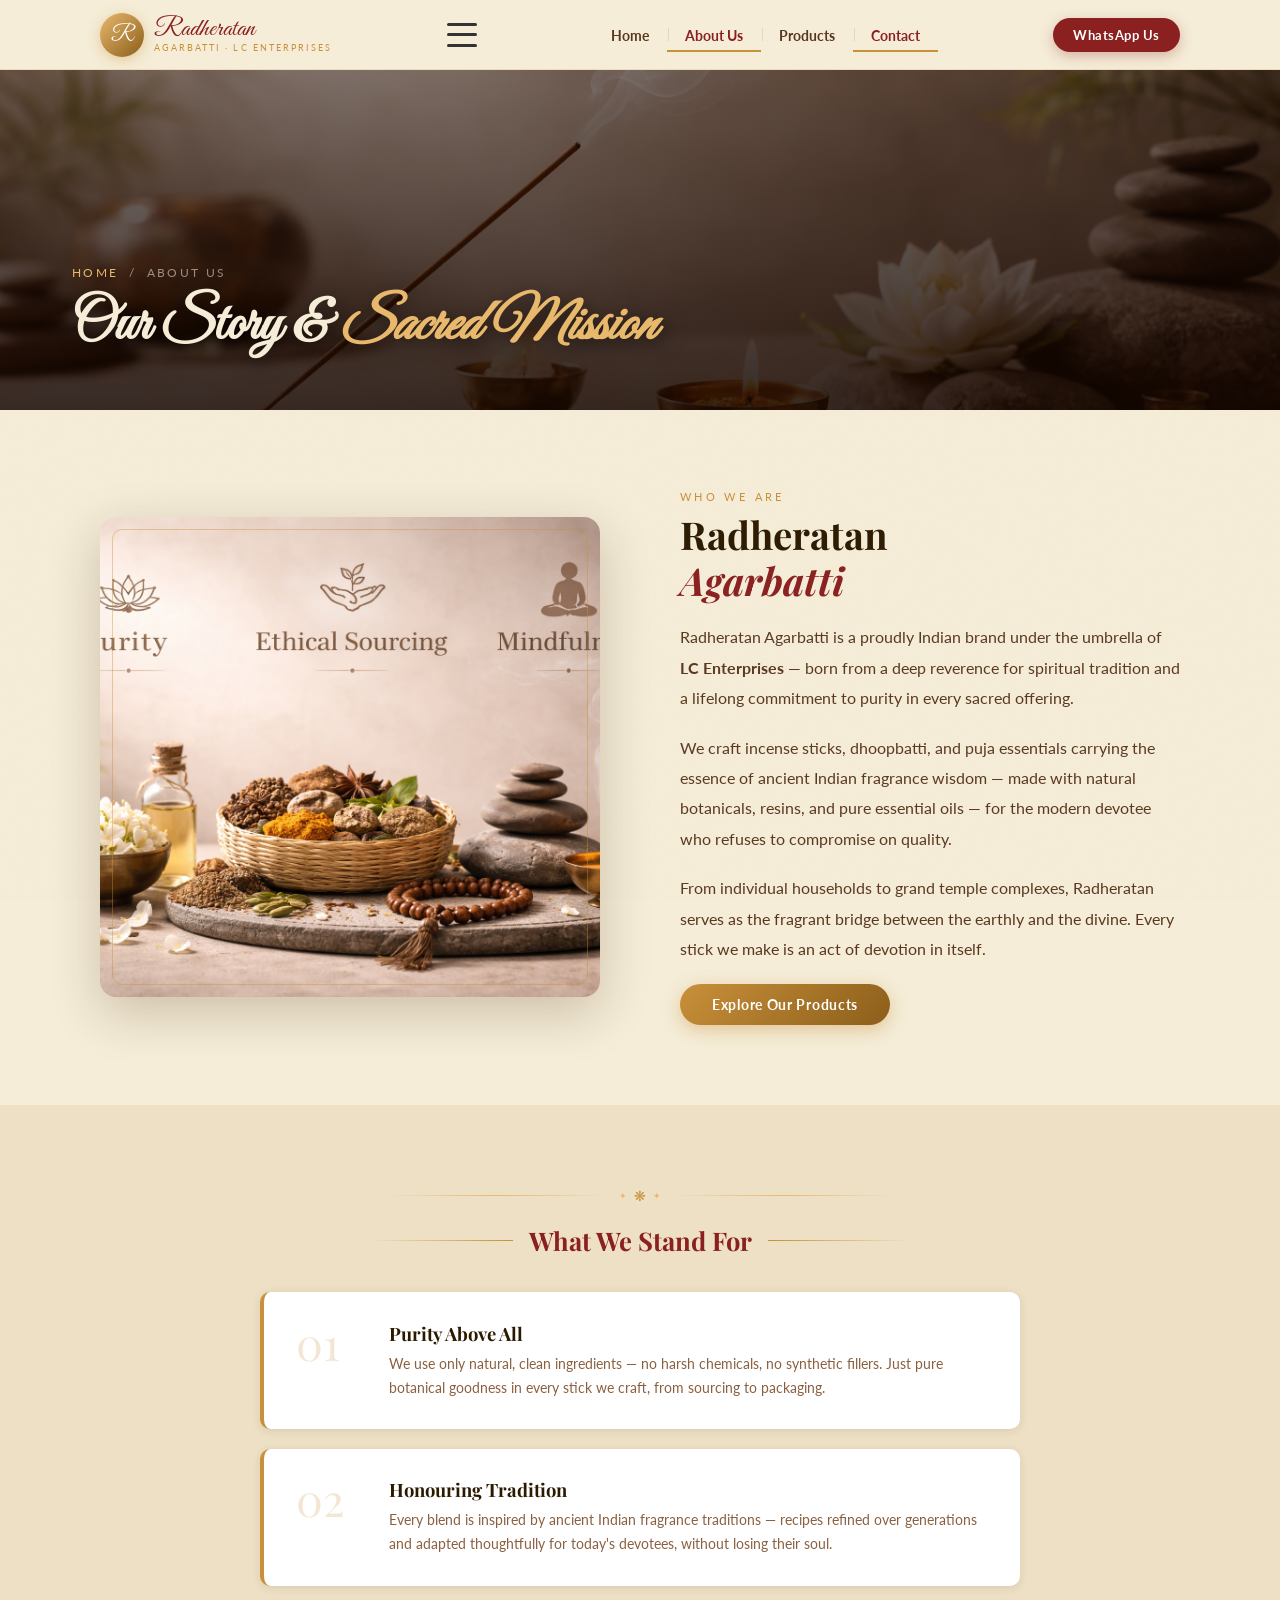
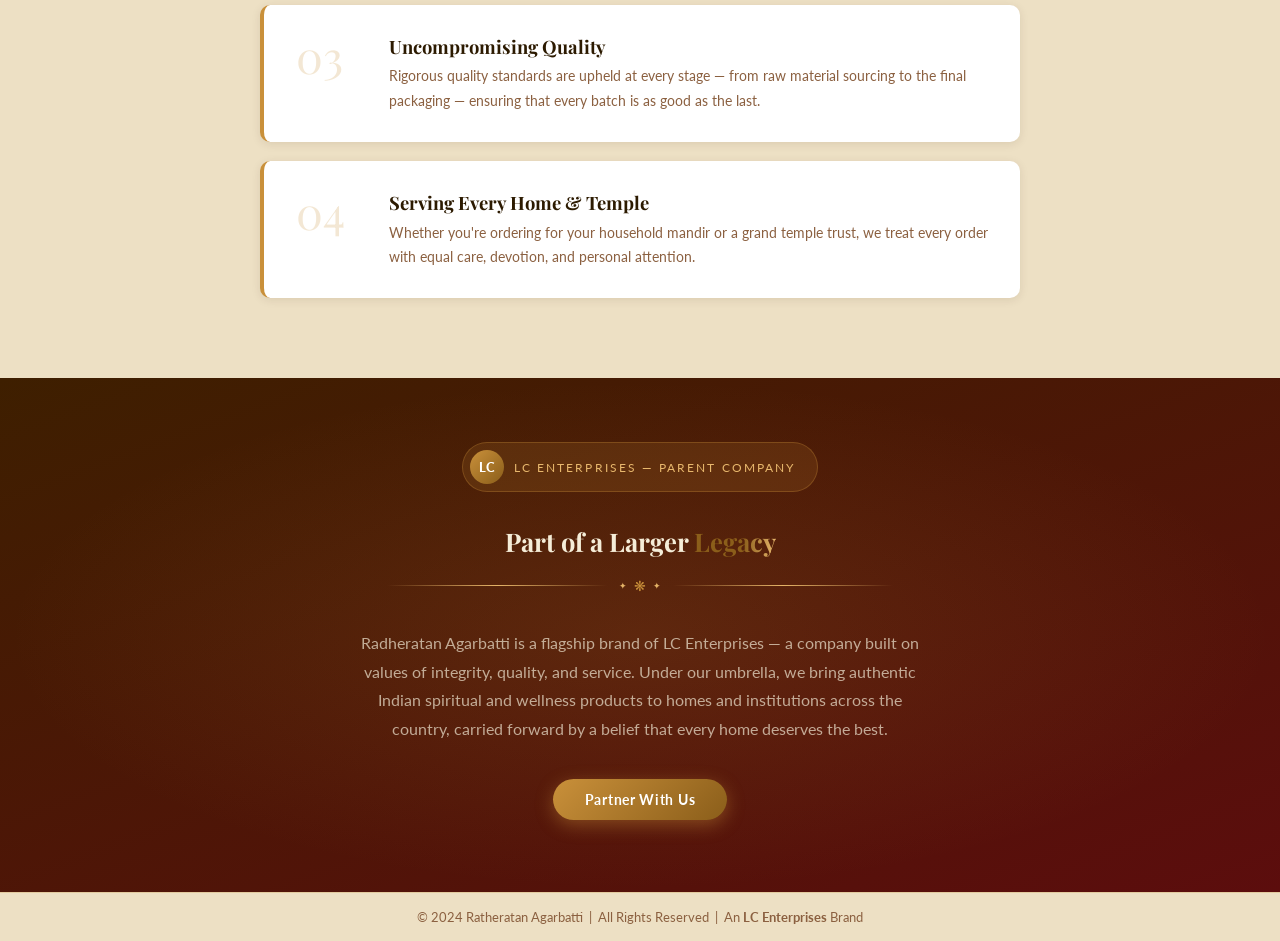
<file: about.html>
<!DOCTYPE html>
<html lang="en">
<head>
  <meta charset="UTF-8" />
  <meta name="viewport" content="width=device-width, initial-scale=1.0" />
  <title>About Us — Radheratan Agarbatti | LC Enterprises</title>
  <link rel="stylesheet" href="css/style.css" />
</head>
<body>

<!-- NAVBAR -->
<nav class="navbar" id="navbar">
  <div class="nav-inner">
    <a href="index.html" class="logo">
      <div class="logo-mark">R</div>
      <div class="logo-text">
        <span class="logo-name">Radheratan</span>
        <span class="logo-sub">Agarbatti · LC Enterprises</span>
      </div>
    </a>

    <button class="menu-toggle" id="menu-toggle" aria-label="Open Menu">
      <span class="hamburger-bar"></span>
      <span class="hamburger-bar"></span>
      <span class="hamburger-bar"></span>
    </button>

    <ul class="nav-links" id="nav-links">
      <li><a href="index.html">Home</a></li>
      <li><a href="about.html">About Us</a></li>
      <li><a href="catalog.html">Products</a></li>
      <li><a href="contact.html" class="active">Contact</a></li>
    </ul>

    <a href="https://wa.me/919929933399" class="btn-wa-nav" target="_blank">
       WhatsApp Us
    </a>
  </div>
</nav>

<!-- PAGE HERO
     Photo: incense sticks with diya and marigold flowers — warm temple atmosphere -->
<div class="page-hero">
  <div class="page-hero-bg" style="background-image: url('./images/706714e5-b97e-430e-85f6-f76d6d823f7e.png');"></div>
  <div class="page-hero-overlay"></div>
  <div class="page-hero-content">
    <p class="page-hero-breadcrumb"><a href="index.html">Home</a> &nbsp;/&nbsp; About Us</p>
    <h1 class="page-hero-title">Our Story &amp; <em>Sacred Mission</em></h1>
  </div>
</div>

<!-- STORY SECTION -->
<section class="about-story-section">
  <div class="about-grid">

    <!-- Image: person making incense sticks / traditional incense making -->
    <div class="about-img-wrap rv-l">
      <img
        src="./images/1a0036d7-2895-4354-af86-01737ca8e571.png"
        alt="Traditional incense making — Radheratan craftspeople"
        loading="lazy"
      />
      <div class="about-img-frame"></div>
    </div>

    <div class="rv-r">
      <p class="about-label">Who We Are</p>
      <h2 class="about-title">Radheratan<br><em>Agarbatti</em></h2>
      <div class="about-body">
        <p>Radheratan Agarbatti is a proudly Indian brand under the umbrella of <strong>LC Enterprises</strong> — born from a deep reverence for spiritual tradition and a lifelong commitment to purity in every sacred offering.</p>
        <p>We craft incense sticks, dhoopbatti, and puja essentials carrying the essence of ancient Indian fragrance wisdom — made with natural botanicals, resins, and pure essential oils — for the modern devotee who refuses to compromise on quality.</p>
        <p>From individual households to grand temple complexes, Radheratan serves as the fragrant bridge between the earthly and the divine. Every stick we make is an act of devotion in itself.</p>
      </div>
      <br/>
      <a href="catalog.html" class="btn btn-primary">Explore Our Products</a>
    </div>

  </div>
</section>

<!-- VALUES SECTION -->
<section class="values-section">
  <div class="ornament rv">
    <div class="orn-line"></div>
    <div class="orn-icon">❋</div>
    <div class="orn-line"></div>
  </div>
  <div class="section-row rv">
    <div class="section-line left"></div>
    <h2 class="section-heading">What We Stand For</h2>
    <div class="section-line right"></div>
  </div>
  <div class="values-grid">
    <div class="value-item rv">
      <div class="value-num">01</div>
      <div class="value-content">
        <h3>Purity Above All</h3>
        <p>We use only natural, clean ingredients — no harsh chemicals, no synthetic fillers. Just pure botanical goodness in every stick we craft, from sourcing to packaging.</p>
      </div>
    </div>
    <div class="value-item rv">
      <div class="value-num">02</div>
      <div class="value-content">
        <h3>Honouring Tradition</h3>
        <p>Every blend is inspired by ancient Indian fragrance traditions — recipes refined over generations and adapted thoughtfully for today's devotees, without losing their soul.</p>
      </div>
    </div>
    <div class="value-item rv">
      <div class="value-num">03</div>
      <div class="value-content">
        <h3>Uncompromising Quality</h3>
        <p>Rigorous quality standards are upheld at every stage — from raw material sourcing to the final packaging — ensuring that every batch is as good as the last.</p>
      </div>
    </div>
    <div class="value-item rv">
      <div class="value-num">04</div>
      <div class="value-content">
        <h3>Serving Every Home &amp; Temple</h3>
        <p>Whether you're ordering for your household mandir or a grand temple trust, we treat every order with equal care, devotion, and personal attention.</p>
      </div>
    </div>
  </div>
</section>

<!-- LC ENTERPRISES SECTION -->
<section class="lc-section">
  <div class="lc-badge rv">
    <div class="lc-badge-icon">LC</div>
    <span>LC Enterprises — Parent Company</span>
  </div>
  <h2 class="section-heading rv">Part of a Larger <span class="shimmer-text">Legacy</span></h2>
  <div class="ornament rv">
    <div class="orn-line"></div>
    <div class="orn-icon">❋</div>
    <div class="orn-line"></div>
  </div>
  <p class="lc-text rv">
    Radheratan Agarbatti is a flagship brand of LC Enterprises — a company built on values of integrity, quality, and service. Under our umbrella, we bring authentic Indian spiritual and wellness products to homes and institutions across the country, carried forward by a belief that every home deserves the best.
  </p>
  <a href="contact.html" class="btn btn-primary rv">Partner With Us</a>
</section>

<!-- FOOTER -->
<footer>
  © 2024 Ratheratan Agarbatti &nbsp;|&nbsp; All Rights Reserved &nbsp;|&nbsp; An <strong>LC Enterprises</strong> Brand
</footer>

<script src="js/main.js"></script>
</body>
</html>
</file>
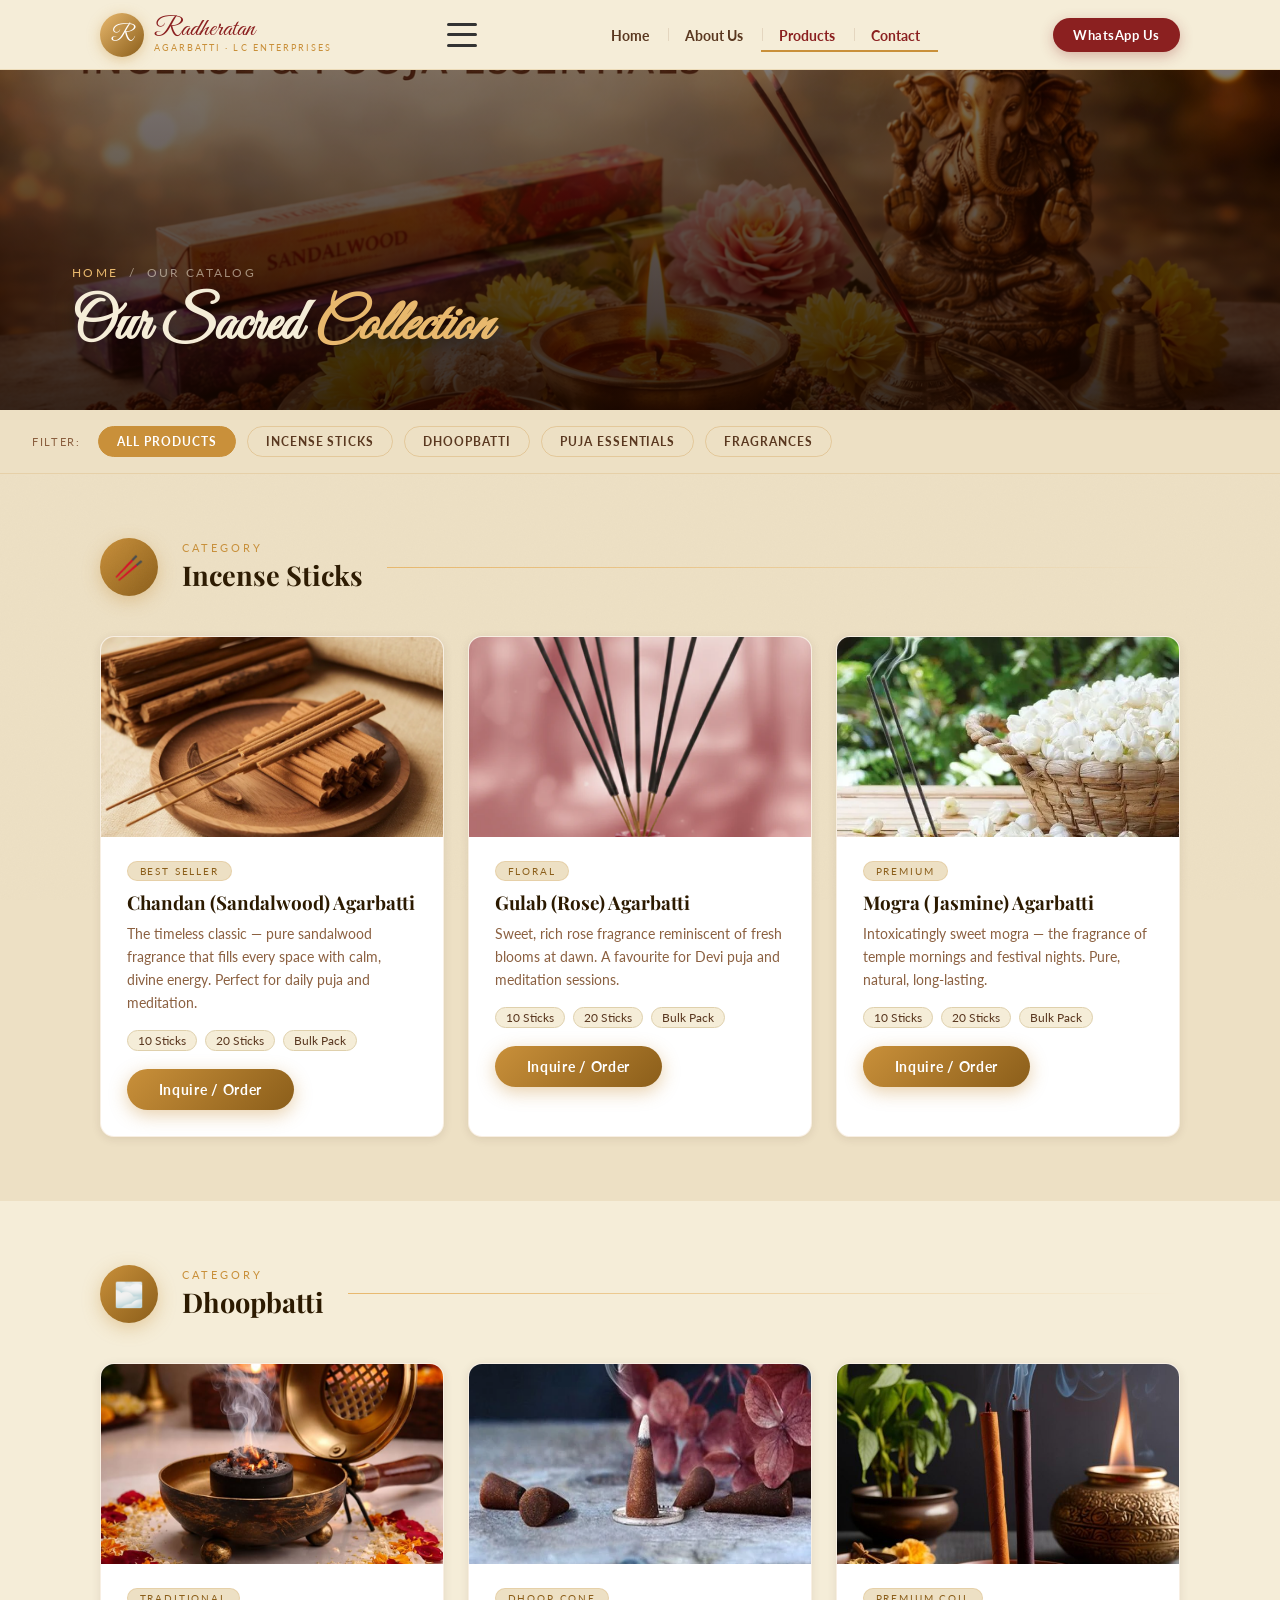
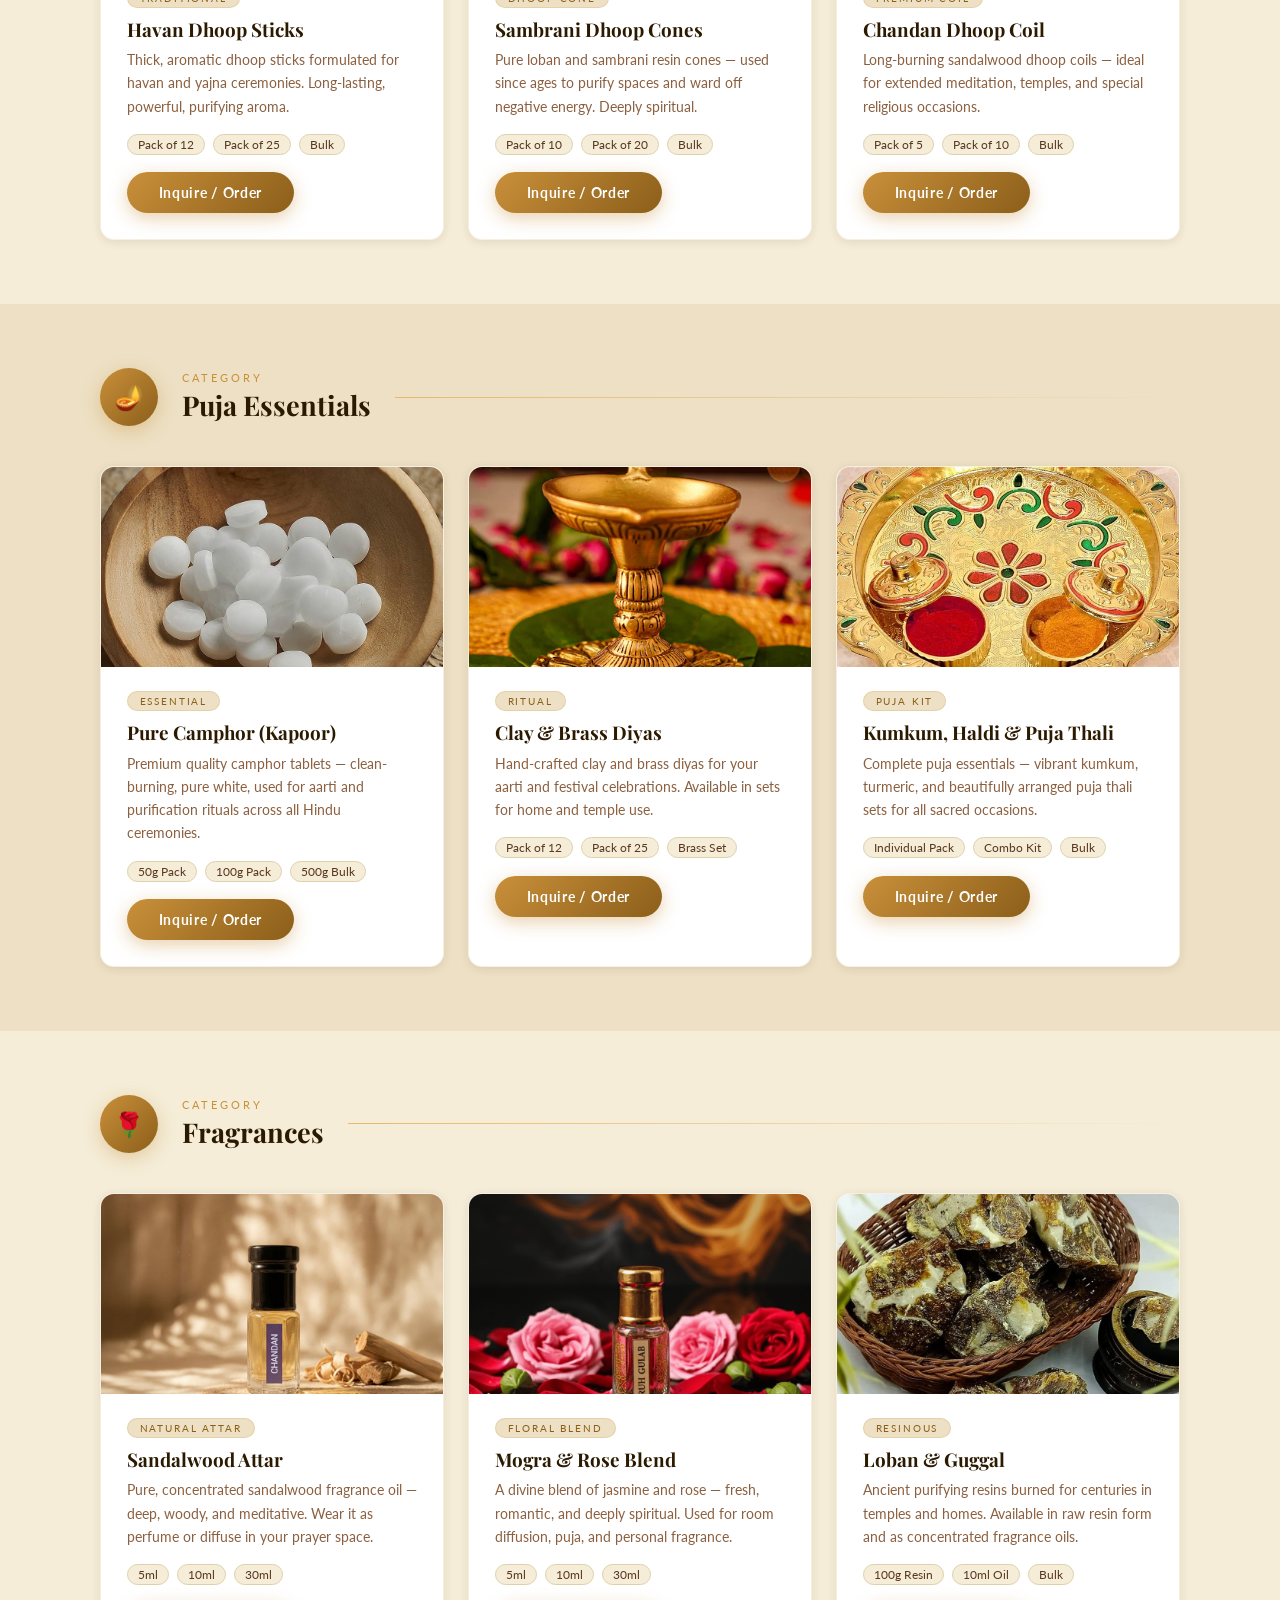
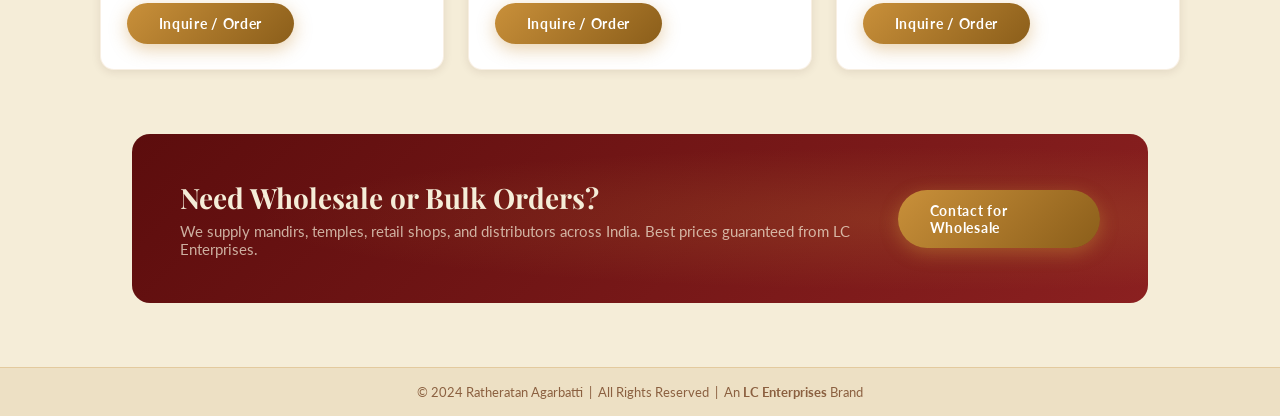
<file: catalog.html>
<!DOCTYPE html>
<html lang="en">
<head>
  <meta charset="UTF-8" />
  <meta name="viewport" content="width=device-width, initial-scale=1.0" />
  <title>Our Catalog — Radheratan Agarbatti | LC Enterprises</title>
  <link rel="stylesheet" href="css/style.css" />
</head>
<body>

<!-- NAVBAR -->
<nav class="navbar" id="navbar">
  <div class="nav-inner">
    <a href="index.html" class="logo">
      <div class="logo-mark">R</div>
      <div class="logo-text">
        <span class="logo-name">Radheratan</span>
        <span class="logo-sub">Agarbatti · LC Enterprises</span>
      </div>
    </a>

    <button class="menu-toggle" id="menu-toggle" aria-label="Open Menu">
      <span class="hamburger-bar"></span>
      <span class="hamburger-bar"></span>
      <span class="hamburger-bar"></span>
    </button>

    <ul class="nav-links" id="nav-links">
      <li><a href="index.html">Home</a></li>
      <li><a href="about.html">About Us</a></li>
      <li><a href="catalog.html">Products</a></li>
      <li><a href="contact.html" class="active">Contact</a></li>
    </ul>

    <a href="https://wa.me/919929933399" class="btn-wa-nav" target="_blank">
       WhatsApp Us
    </a>
  </div>
</nav>

<!-- PAGE HERO — incense sticks in brass holder, warm smoke -->
<div class="page-hero">
  <div class="page-hero-bg" style="background-image: url(./images/a4b273b0-c455-43e3-98e0-0229790a9363.png);"></div>
  <div class="page-hero-overlay"></div>
  <div class="page-hero-content">
    <p class="page-hero-breadcrumb"><a href="index.html">Home</a> &nbsp;/&nbsp; Our Catalog</p>
    <h1 class="page-hero-title">Our Sacred <em>Collection</em></h1>
  </div>
</div>

<!-- FILTER BAR -->
<div class="catalog-filter-bar">
  <span class="filter-label">Filter:</span>
  <button class="filter-btn active" data-cat="all">All Products</button>
  <button class="filter-btn" data-cat="incense">Incense Sticks</button>
  <button class="filter-btn" data-cat="dhoop">Dhoopbatti</button>
  <button class="filter-btn" data-cat="puja">Puja Essentials</button>
  <button class="filter-btn" data-cat="fragrance">Fragrances</button>
</div>

<!-- ═══════════ INCENSE STICKS ═══════════ -->
<section class="catalog-section" id="incense" data-cat="incense">
  <div class="cat-header rv">
    <div class="cat-icon">🥢</div>
    <div class="cat-title-wrap">
      <p class="cat-label">Category</p>
      <h2>Incense Sticks</h2>
    </div>
    <div class="cat-line"></div>
  </div>

  <div class="catalog-grid st">

    <!-- Chandan / Sandalwood — incense stick close up, smoke, warm bg -->
    <div class="ccard">
      <div class="ccard-img">
        <img
          src="./images/Untitled_design_1.webp"
          alt="Chandan sandalwood agarbatti incense sticks burning"
          loading="lazy"
        />
      </div>
      <div class="ccard-body">
        <span class="ccard-badge">Best Seller</span>
        <h3 class="ccard-name">Chandan (Sandalwood) Agarbatti</h3>
        <p class="ccard-desc">The timeless classic — pure sandalwood fragrance that fills every space with calm, divine energy. Perfect for daily puja and meditation.</p>
        <div class="ccard-variants">
          <span class="variant-tag">10 Sticks</span>
          <span class="variant-tag">20 Sticks</span>
          <span class="variant-tag">Bulk Pack</span>
        </div>
        <a href="contact.html" class="btn btn-primary">Inquire / Order</a>
      </div>
    </div>

    <!-- Rose / Gulab — incense with rose petals and warm candle -->
    <div class="ccard">
      <div class="ccard-img">
        <img
          src="./images/hand_dipped_rose_incense_sticks.webp"
          alt="Gulab rose agarbatti incense sticks with rose petals"
          loading="lazy"
        />
      </div>
      <div class="ccard-body">
        <span class="ccard-badge">Floral</span>
        <h3 class="ccard-name">Gulab (Rose) Agarbatti</h3>
        <p class="ccard-desc">Sweet, rich rose fragrance reminiscent of fresh blooms at dawn. A favourite for Devi puja and meditation sessions.</p>
        <div class="ccard-variants">
          <span class="variant-tag">10 Sticks</span>
          <span class="variant-tag">20 Sticks</span>
          <span class="variant-tag">Bulk Pack</span>
        </div>
        <a href="contact.html" class="btn btn-primary">Inquire / Order</a>
      </div>
    </div>

    <!-- Mogra / Jasmine — white jasmine flowers, incense, dark bg -->
    <div class="ccard">
      <div class="ccard-img">
        <img
          src="./images/agarbatti-jasmine-fragrance-500x500.webp"
          alt="Mogra jasmine agarbatti incense with white flowers"
          loading="lazy"
        />
      </div>
      <div class="ccard-body">
        <span class="ccard-badge">Premium</span>
        <h3 class="ccard-name">Mogra (Jasmine) Agarbatti</h3>
        <p class="ccard-desc">Intoxicatingly sweet mogra — the fragrance of temple mornings and festival nights. Pure, natural, long-lasting.</p>
        <div class="ccard-variants">
          <span class="variant-tag">10 Sticks</span>
          <span class="variant-tag">20 Sticks</span>
          <span class="variant-tag">Bulk Pack</span>
        </div>
        <a href="contact.html" class="btn btn-primary">Inquire / Order</a>
      </div>
    </div>

  </div>
</section>

<!-- ═══════════ DHOOPBATTI ═══════════ -->
<section class="catalog-section" id="dhoop" data-cat="dhoop">
  <div class="cat-header rv">
    <div class="cat-icon">🌫️</div>
    <div class="cat-title-wrap">
      <p class="cat-label">Category</p>
      <h2>Dhoopbatti</h2>
    </div>
    <div class="cat-line"></div>
  </div>

  <div class="catalog-grid st">

    <!-- Havan Dhoop — thick incense sticks, deep smoke, havan fire -->
    <div class="ccard">
      <div class="ccard-img">
        <img
          src="./images/813zD0kcVqL._AC_UF894,1000_QL80_.jpg"
          alt="Havan dhoop sticks burning with thick smoke"
          loading="lazy"
        />
      </div>
      <div class="ccard-body">
        <span class="ccard-badge">Traditional</span>
        <h3 class="ccard-name">Havan Dhoop Sticks</h3>
        <p class="ccard-desc">Thick, aromatic dhoop sticks formulated for havan and yajna ceremonies. Long-lasting, powerful, purifying aroma.</p>
        <div class="ccard-variants">
          <span class="variant-tag">Pack of 12</span>
          <span class="variant-tag">Pack of 25</span>
          <span class="variant-tag">Bulk</span>
        </div>
        <a href="contact.html" class="btn btn-primary">Inquire / Order</a>
      </div>
    </div>

    <!-- Sambrani / Loban — resin burning on coal, smoke wisps -->
    <div class="ccard">
      <div class="ccard-img">
        <img
          src="./images/1696072417_grande.webp"
          alt="Sambrani loban dhoop resin burning smoke"
          loading="lazy"
        />
      </div>
      <div class="ccard-body">
        <span class="ccard-badge">Dhoop Cone</span>
        <h3 class="ccard-name">Sambrani Dhoop Cones</h3>
        <p class="ccard-desc">Pure loban and sambrani resin cones — used since ages to purify spaces and ward off negative energy. Deeply spiritual.</p>
        <div class="ccard-variants">
          <span class="variant-tag">Pack of 10</span>
          <span class="variant-tag">Pack of 20</span>
          <span class="variant-tag">Bulk</span>
        </div>
        <a href="contact.html" class="btn btn-primary">Inquire / Order</a>
      </div>
    </div>

    <!-- Chandan Dhoop Coil -->
    <div class="ccard">
      <div class="ccard-img">
        <img
          src="./images/stickthumb-600x600.jpg"
          alt="Chandan sandalwood dhoop coil incense burning"
          loading="lazy"
        />
      </div>
      <div class="ccard-body">
        <span class="ccard-badge">Premium Coil</span>
        <h3 class="ccard-name">Chandan Dhoop Coil</h3>
        <p class="ccard-desc">Long-burning sandalwood dhoop coils — ideal for extended meditation, temples, and special religious occasions.</p>
        <div class="ccard-variants">
          <span class="variant-tag">Pack of 5</span>
          <span class="variant-tag">Pack of 10</span>
          <span class="variant-tag">Bulk</span>
        </div>
        <a href="contact.html" class="btn btn-primary">Inquire / Order</a>
      </div>
    </div>

  </div>
</section>

<!-- ═══════════ PUJA ESSENTIALS ═══════════ -->
<section class="catalog-section" id="puja" data-cat="puja">
  <div class="cat-header rv">
    <div class="cat-icon">🪔</div>
    <div class="cat-title-wrap">
      <p class="cat-label">Category</p>
      <h2>Puja Essentials</h2>
    </div>
    <div class="cat-line"></div>
  </div>

  <div class="catalog-grid st">

    <!-- Camphor — pure white camphor tablets close-up -->
    <div class="ccard">
      <div class="ccard-img">
        <img
          src="./images/81KDzC0qGIL._AC_UF894,1000_QL80_.jpg"
          alt="Puja essentials diya diyas brass marigold flowers"
          loading="lazy"
        />
      </div>
      <div class="ccard-body">
        <span class="ccard-badge">Essential</span>
        <h3 class="ccard-name">Pure Camphor (Kapoor)</h3>
        <p class="ccard-desc">Premium quality camphor tablets — clean-burning, pure white, used for aarti and purification rituals across all Hindu ceremonies.</p>
        <div class="ccard-variants">
          <span class="variant-tag">50g Pack</span>
          <span class="variant-tag">100g Pack</span>
          <span class="variant-tag">500g Bulk</span>
        </div>
        <a href="contact.html" class="btn btn-primary">Inquire / Order</a>
      </div>
    </div>

    <!-- Diyas — lit brass diyas, Diwali warm ambience -->
    <div class="ccard">
      <div class="ccard-img">
        <img
          src="./images/39732336-15292558.webp"
          alt="Lit brass oil diyas for Diwali puja"
          loading="lazy"
        />
      </div>
      <div class="ccard-body">
        <span class="ccard-badge">Ritual</span>
        <h3 class="ccard-name">Clay &amp; Brass Diyas</h3>
        <p class="ccard-desc">Hand-crafted clay and brass diyas for your aarti and festival celebrations. Available in sets for home and temple use.</p>
        <div class="ccard-variants">
          <span class="variant-tag">Pack of 12</span>
          <span class="variant-tag">Pack of 25</span>
          <span class="variant-tag">Brass Set</span>
        </div>
        <a href="contact.html" class="btn btn-primary">Inquire / Order</a>
      </div>
    </div>

    <!-- Kumkum / Puja thali — colourful vermilion offerings -->
    <div class="ccard">
      <div class="ccard-img">
        <img
          src="./images/91Vl4ya9J0L._SL1500.webp"
          alt="Puja thali with kumkum haldi flowers offerings"
          loading="lazy"
        />
      </div>
      <div class="ccard-body">
        <span class="ccard-badge">Puja Kit</span>
        <h3 class="ccard-name">Kumkum, Haldi &amp; Puja Thali</h3>
        <p class="ccard-desc">Complete puja essentials — vibrant kumkum, turmeric, and beautifully arranged puja thali sets for all sacred occasions.</p>
        <div class="ccard-variants">
          <span class="variant-tag">Individual Pack</span>
          <span class="variant-tag">Combo Kit</span>
          <span class="variant-tag">Bulk</span>
        </div>
        <a href="contact.html" class="btn btn-primary">Inquire / Order</a>
      </div>
    </div>

  </div>
</section>

<!-- ═══════════ FRAGRANCES ═══════════ -->
<section class="catalog-section" id="fragrance" data-cat="fragrance">
  <div class="cat-header rv">
    <div class="cat-icon">🌹</div>
    <div class="cat-title-wrap">
      <p class="cat-label">Category</p>
      <h2>Fragrances</h2>
    </div>
    <div class="cat-line"></div>
  </div>

  <div class="catalog-grid st">

    <!-- Sandalwood attar — wood chip, warm golden light -->
    <div class="ccard">
      <div class="ccard-img">
        <img
          src="./images/chandan_c_965d4ad8-2a6d-4aa9-988d-50dcbfd0ec58.webp"
          alt="Sandalwood chips and attar fragrance oil"
          loading="lazy"
        />
      </div>
      <div class="ccard-body">
        <span class="ccard-badge">Natural Attar</span>
        <h3 class="ccard-name">Sandalwood Attar</h3>
        <p class="ccard-desc">Pure, concentrated sandalwood fragrance oil — deep, woody, and meditative. Wear it as perfume or diffuse in your prayer space.</p>
        <div class="ccard-variants">
          <span class="variant-tag">5ml</span>
          <span class="variant-tag">10ml</span>
          <span class="variant-tag">30ml</span>
        </div>
        <a href="contact.html" class="btn btn-primary">Inquire / Order</a>
      </div>
    </div>

    <!-- Rose mogra blend — roses, jasmine, pink floral -->
    <div class="ccard">
      <div class="ccard-img">
        <img
          src="images/Ruh-Gulab.png"
          alt="Mogra rose jasmine fragrance blend floral"
          loading="lazy"
        />
      </div>
      <div class="ccard-body">
        <span class="ccard-badge">Floral Blend</span>
        <h3 class="ccard-name">Mogra &amp; Rose Blend</h3>
        <p class="ccard-desc">A divine blend of jasmine and rose — fresh, romantic, and deeply spiritual. Used for room diffusion, puja, and personal fragrance.</p>
        <div class="ccard-variants">
          <span class="variant-tag">5ml</span>
          <span class="variant-tag">10ml</span>
          <span class="variant-tag">30ml</span>
        </div>
        <a href="contact.html" class="btn btn-primary">Inquire / Order</a>
      </div>
    </div>

    <!-- Loban guggal resin — raw resins on dark wood surface -->
    <div class="ccard">
      <div class="ccard-img">
        <img
          src="images/71xbmUfnP4L._AC_UF894,1000_QL80_.jpg"
          alt="Loban guggal resin natural incense fragrance"
          loading="lazy"
        />
      </div>
      <div class="ccard-body">
        <span class="ccard-badge">Resinous</span>
        <h3 class="ccard-name">Loban &amp; Guggal</h3>
        <p class="ccard-desc">Ancient purifying resins burned for centuries in temples and homes. Available in raw resin form and as concentrated fragrance oils.</p>
        <div class="ccard-variants">
          <span class="variant-tag">100g Resin</span>
          <span class="variant-tag">10ml Oil</span>
          <span class="variant-tag">Bulk</span>
        </div>
        <a href="contact.html" class="btn btn-primary">Inquire / Order</a>
      </div>
    </div>

  </div>
</section>

<!-- WHOLESALE BANNER -->
<div class="wholesale-wrap">
  <div class="wholesale-banner rv">
    <div class="wholesale-text">
      <h3>Need Wholesale or Bulk Orders?</h3>
      <p>We supply mandirs, temples, retail shops, and distributors across India. Best prices guaranteed from LC Enterprises.</p>
    </div>
    <a href="contact.html" class="btn btn-primary">Contact for Wholesale</a>
  </div>
</div>

<!-- FOOTER -->
<footer>
  © 2024 Ratheratan Agarbatti &nbsp;|&nbsp; All Rights Reserved &nbsp;|&nbsp; An <strong>LC Enterprises</strong> Brand
</footer>

<script src="js/main.js"></script>
</body>
</html>
</file>
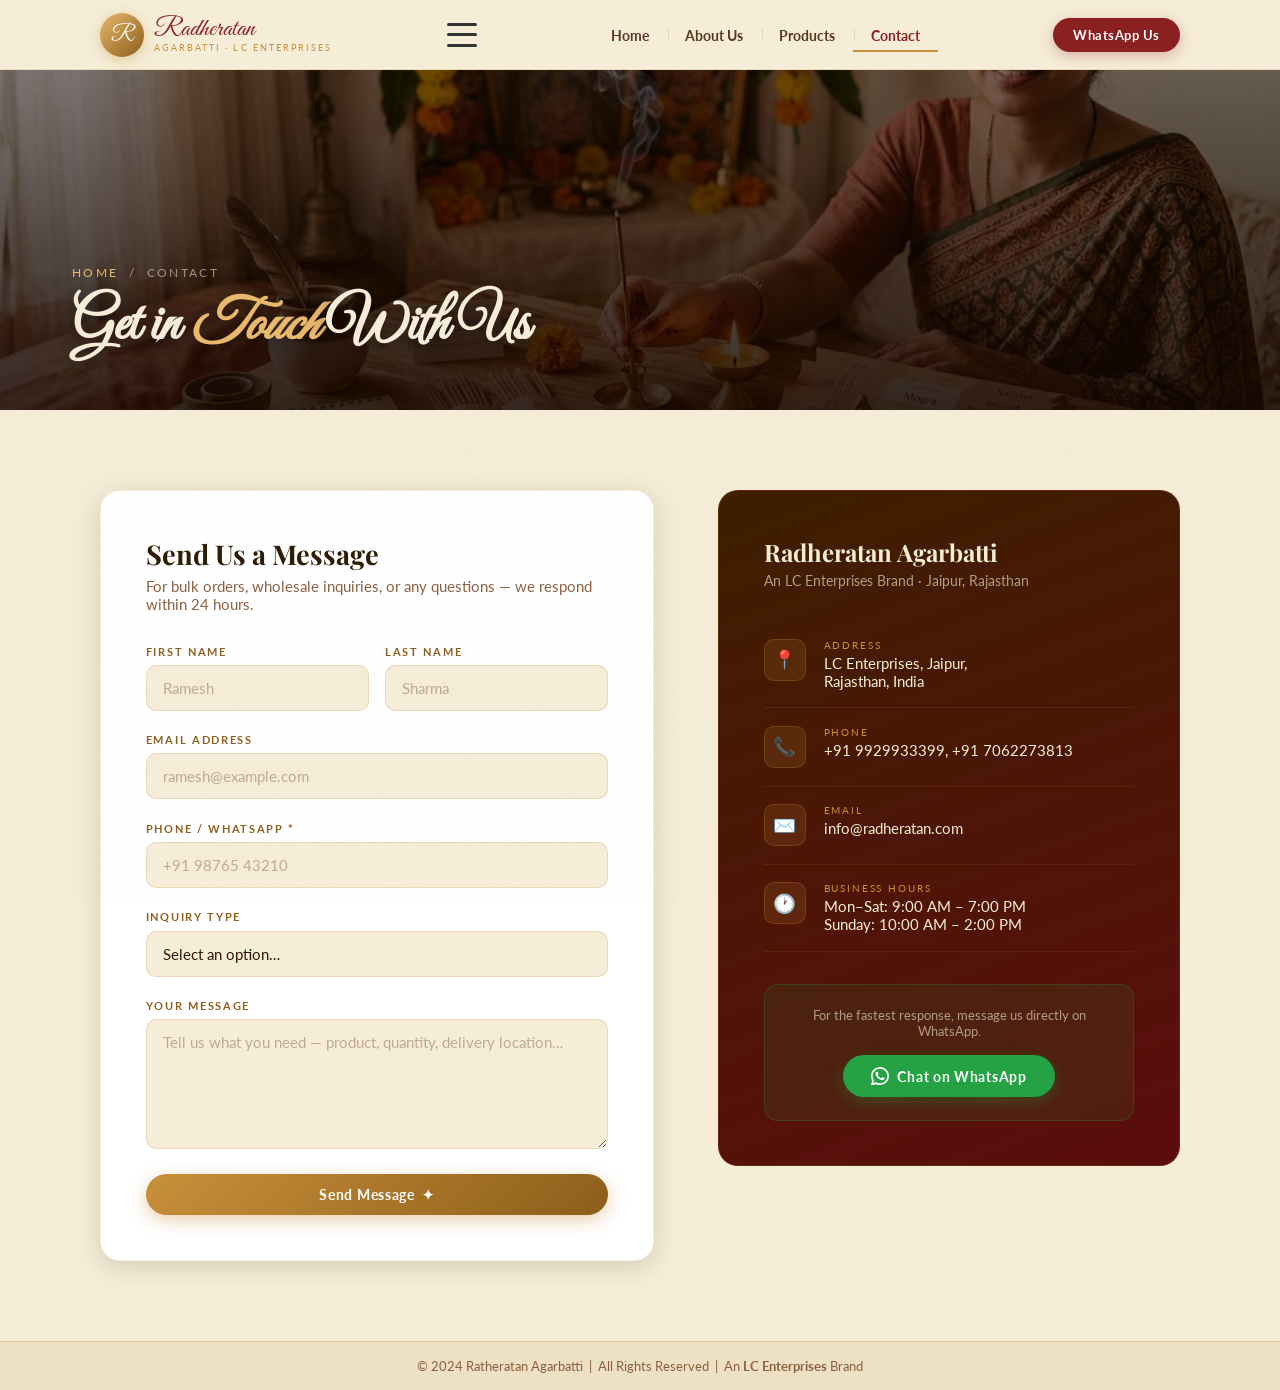
<file: contact.html>
<!DOCTYPE html>
<html lang="en">
<head>
  <meta charset="UTF-8" />
  <meta name="viewport" content="width=device-width, initial-scale=1.0" />
  <title>Contact Us — Radheratan Agarbatti | LC Enterprises</title>
  <link rel="stylesheet" href="css/style.css" />
</head>
<body>

<!-- NAVBAR -->
<nav class="navbar" id="navbar">
  <div class="nav-inner">
    <a href="index.html" class="logo">
      <div class="logo-mark">R</div>
      <div class="logo-text">
        <span class="logo-name">Radheratan</span>
        <span class="logo-sub">Agarbatti · LC Enterprises</span>
      </div>
    </a>

    <button class="menu-toggle" id="menu-toggle" aria-label="Open Menu">
      <span class="hamburger-bar"></span>
      <span class="hamburger-bar"></span>
      <span class="hamburger-bar"></span>
    </button>

    <ul class="nav-links" id="nav-links">
      <li><a href="index.html">Home</a></li>
      <li><a href="about.html">About Us</a></li>
      <li><a href="catalog.html">Products</a></li>
      <li><a href="contact.html" class="active">Contact</a></li>
    </ul>

    <a href="https://wa.me/919929933399" class="btn-wa-nav" target="_blank">
       WhatsApp Us
    </a>
  </div>
</nav>

<!-- PAGE HERO — puja thali with candles and incense, warm spiritual mood -->
<div class="page-hero">
  <div class="page-hero-bg" style="background-image: url('./images/2c0593ce-77e2-44f5-8875-49acc2cbd8eb.jpg');"></div>
  <div class="page-hero-overlay"></div>
  <div class="page-hero-content">
    <p class="page-hero-breadcrumb"><a href="index.html">Home</a> &nbsp;/&nbsp; Contact</p>
    <h1 class="page-hero-title">Get in <em>Touch</em> With Us</h1>
  </div>
</div>

<!-- CONTACT SECTION -->
<section class="contact-section">
  <div class="contact-grid">

    <!-- Form -->
    <div class="rv-l">
      <div class="contact-form-box">
        <h3>Send Us a Message</h3>
        <p>For bulk orders, wholesale inquiries, or any questions — we respond within 24 hours.</p>

        <div id="contactForm">
          <div class="form-row">
            <div class="form-group">
              <label class="form-label" for="fname">First Name</label>
              <input class="form-input" type="text" id="fname" placeholder="Ramesh" required />
            </div>
            <div class="form-group">
              <label class="form-label" for="lname">Last Name</label>
              <input class="form-input" type="text" id="lname" placeholder="Sharma" />
            </div>
          </div>
          <div class="form-group">
            <label class="form-label" for="email">Email Address</label>
            <input class="form-input" type="email" id="email" placeholder="ramesh@example.com" />
          </div>
          <div class="form-group">
            <label class="form-label" for="phone">Phone / WhatsApp *</label>
            <input class="form-input" type="tel" id="phone" placeholder="+91 98765 43210" required />
          </div>
          <div class="form-group">
            <label class="form-label" for="inquiry">Inquiry Type</label>
            <select class="form-select" id="inquiry">
              <option value="">Select an option…</option>
              <option>Retail / Individual Order</option>
              <option>Wholesale / Bulk Order</option>
              <option>Temple / Mandir Supply</option>
              <option>Distributorship Inquiry</option>
              <option>General Question</option>
            </select>
          </div>
          <div class="form-group">
            <label class="form-label" for="message">Your Message</label>
            <textarea class="form-textarea" id="message" placeholder="Tell us what you need — product, quantity, delivery location…"></textarea>
          </div>
          <button id="formSubmit" class="btn btn-primary" style="width:100%;justify-content:center;">
            Send Message &nbsp;✦
          </button>
        </div>

        <div class="form-success" id="formSuccess">
          ✅ &nbsp; Thank you! We've received your message and will respond within 24 hours. You can also WhatsApp us for a faster reply.
        </div>
      </div>
    </div>

    <!-- Info Sidebar -->
    <div class="rv-r">
      <div class="contact-info-box">
        <h3>Radheratan Agarbatti</h3>
        <p>An LC Enterprises Brand · Jaipur, Rajasthan</p>

        <div class="info-item">
          <div class="info-icon">📍</div>
          <div>
            <p class="info-lbl">Address</p>
            <p class="info-val">LC Enterprises, Jaipur,<br>Rajasthan, India</p>
          </div>
        </div>
        <div class="info-item">
          <div class="info-icon">📞</div>
          <div>
            <p class="info-lbl">Phone</p>
            <p class="info-val"><a href="tel:+919929933399">+91 9929933399, +91 7062273813</a></p>
          </div>
        </div>
        <div class="info-item">
          <div class="info-icon">✉️</div>
          <div>
            <p class="info-lbl">Email</p>
            <p class="info-val"><a href="mailto:info@radheratan.com">info@radheratan.com</a></p>
          </div>
        </div>
        <div class="info-item">
          <div class="info-icon">🕐</div>
          <div>
            <p class="info-lbl">Business Hours</p>
            <p class="info-val">Mon–Sat: 9:00 AM – 7:00 PM<br>Sunday: 10:00 AM – 2:00 PM</p>
          </div>
        </div>

        <div class="wa-cta-box">
          <p>For the fastest response, message us directly on WhatsApp.</p>
          <a href="https://wa.me/919929933399?text=Namaste!%20I%20am%20interested%20in%20Radheratan%20Agarbatti%20products." class="btn btn-wa" target="_blank">
            <svg width="18" height="18" viewBox="0 0 24 24" fill="currentColor">
              <path d="M17.472 14.382c-.297-.149-1.758-.867-2.03-.967-.273-.099-.471-.148-.67.15-.197.297-.767.966-.94 1.164-.173.199-.347.223-.644.075-.297-.15-1.255-.463-2.39-1.475-.883-.788-1.48-1.761-1.653-2.059-.173-.297-.018-.458.13-.606.134-.133.298-.347.446-.52.149-.174.198-.298.298-.497.099-.198.05-.371-.025-.52-.075-.149-.669-1.612-.916-2.207-.242-.579-.487-.5-.669-.51-.173-.008-.371-.01-.57-.01-.198 0-.52.074-.792.372-.272.297-1.04 1.016-1.04 2.479 0 1.462 1.065 2.875 1.213 3.074.149.198 2.096 3.2 5.077 4.487.709.306 1.262.489 1.694.625.712.227 1.36.195 1.871.118.571-.085 1.758-.719 2.006-1.413.248-.694.248-1.289.173-1.413-.074-.124-.272-.198-.57-.347z"/>
              <path d="M12 0C5.373 0 0 5.373 0 12c0 2.123.553 4.118 1.523 5.85L.057 23.885a.5.5 0 00.615.598l6.284-1.648A11.942 11.942 0 0012 24c6.627 0 12-5.373 12-12S18.627 0 12 0zm0 21.818a9.82 9.82 0 01-5.016-1.374l-.36-.214-3.727.978.994-3.632-.235-.374A9.808 9.808 0 012.182 12c0-5.415 4.403-9.818 9.818-9.818 5.415 0 9.818 4.403 9.818 9.818 0 5.415-4.403 9.818-9.818 9.818z"/>
            </svg>
            Chat on WhatsApp
          </a>
        </div>
      </div>
    </div>

  </div>
</section>

<!-- FOOTER -->
<footer>
  © 2024 Ratheratan Agarbatti &nbsp;|&nbsp; All Rights Reserved &nbsp;|&nbsp; An <strong>LC Enterprises</strong> Brand
</footer>

<script src="js/main.js"></script>
</body>
</html>
</file>
<file: css/style.css>
/* ============================================================
   RADHERATAN AGARBATTI — Master Stylesheet
   LC Enterprises | Warm Indian Spiritual Luxury Theme
   ============================================================ */

@import url('https://fonts.googleapis.com/css2?family=Great+Vibes&family=Playfair+Display:ital,wght@0,400;0,600;0,700;1,400;1,600&family=Lato:wght@300;400;700;900&display=swap');

/* ─── CSS VARIABLES ─── */
:root {
  --cream:       #F5EDD8;
  --cream-mid:   #EDE0C4;
  --cream-dark:  #DFD0AC;
  --gold:        #C9903A;
  --gold-light:  #E8B86D;
  --gold-pale:   #F5DBA8;
  --gold-dark:   #8B5E1A;
  --brown:       #3E1F00;
  --brown-mid:   #6B3A1F;
  --maroon:      #8B2020;
  --maroon-dark: #5C0D0D;
  --text-dark:   #2C1A00;
  --text-mid:    #5A3820;
  --text-light:  #8B6040;
  --white:       #FFFFFF;
  --shadow-sm:   0 2px 10px rgba(62,31,0,0.10);
  --shadow-md:   0 6px 24px rgba(62,31,0,0.16);
  --shadow-lg:   0 16px 50px rgba(62,31,0,0.22);
  --radius:      10px;
  --ease:        0.35s cubic-bezier(0.25, 0.8, 0.25, 1);
  --bounce:      0.48s cubic-bezier(0.34, 1.56, 0.64, 1);
}

/* ─── RESET ─── */
*, *::before, *::after { box-sizing: border-box; margin: 0; padding: 0; }
html { scroll-behavior: smooth; overflow-x: hidden; }
body {
  font-family: 'Lato', sans-serif;
  background-color: var(--cream);
  color: var(--text-dark);
  overflow-x: hidden;
}
img { display: block; max-width: 100%; }
a { text-decoration: none; color: inherit; }

/* Noise texture overlay on body */
body::before {
  content: '';
  position: fixed; inset: 0; z-index: 0; pointer-events: none;
  background-image: url("data:image/svg+xml,%3Csvg xmlns='http://www.w3.org/2000/svg' width='300' height='300'%3E%3Cfilter id='n'%3E%3CfeTurbulence type='fractalNoise' baseFrequency='0.72' numOctaves='4' stitchTiles='stitch'/%3E%3CfeColorMatrix type='saturate' values='0'/%3E%3C/filter%3E%3Crect width='300' height='300' filter='url(%23n)' opacity='0.028'/%3E%3C/svg%3E");
}

::-webkit-scrollbar { width: 7px; }
::-webkit-scrollbar-track { background: var(--cream-mid); }
::-webkit-scrollbar-thumb { background: var(--gold); border-radius: 4px; }
::-webkit-scrollbar-thumb:hover { background: var(--gold-dark); }

/* ============================================================
   NAVBAR
   ============================================================ */
.navbar {
  position: fixed; top: 0; left: 0; right: 0; z-index: 1000;
  height: 70px;
  display: flex; align-items: center;
  padding: 0 2.5rem;
  background: rgba(245, 237, 216, 0.96);
  backdrop-filter: blur(12px);
  border-bottom: 1px solid rgba(201, 144, 58, 0.2);
  transition: height var(--ease), box-shadow var(--ease);
}
.navbar.scrolled {
  height: 58px;
  box-shadow: 0 4px 22px rgba(62, 31, 0, 0.14);
}
.nav-inner {
  display: flex; align-items: center; justify-content: space-between;
  width: 100%; max-width: 1080px; margin: 0 auto;
}

/* Logo */
.logo { display: flex; align-items: center; gap: 10px; }
.logo-mark {
  width: 44px; height: 44px; border-radius: 50%; flex-shrink: 0;
  background: linear-gradient(135deg, var(--gold-light), var(--gold-dark));
  display: flex; align-items: center; justify-content: center;
  font-family: 'Great Vibes', cursive; font-size: 1.4rem; color: #fff;
  box-shadow: 0 3px 14px rgba(201, 144, 58, 0.4);
  transition: var(--bounce);
}
.logo:hover .logo-mark { transform: scale(1.12) rotate(10deg); }
.logo-text { line-height: 1.1; }
.logo-name {
  font-family: 'Great Vibes', cursive;
  font-size: 1.6rem; color: var(--maroon); display: block;
}
.logo-sub {
  font-size: 0.58rem; letter-spacing: 0.22em; text-transform: uppercase;
  color: var(--gold); display: block;
}

/* Nav links */
.nav-links { display: flex; list-style: none; align-items: center; }
.nav-links li a {
  font-size: 0.9rem; font-weight: 700; color: var(--text-mid);
  padding: 6px 18px; position: relative;
  transition: color var(--ease);
}
.nav-links li + li a::before {
  content: '|'; position: absolute; left: 0;
  color: rgba(139, 96, 64, 0.3); font-weight: 300;
}
.nav-links li a:hover,
.nav-links li a.active { color: var(--maroon); }
.nav-links li a.active { border-bottom: 2px solid var(--gold); }

/* WhatsApp nav button */
.btn-wa-nav {
  display: flex; align-items: center; gap: 8px;
  background: var(--maroon); color: #fff;
  padding: 9px 20px; border-radius: 50px;
  font-size: 0.84rem; font-weight: 700; letter-spacing: 0.04em;
  box-shadow: 0 4px 14px rgba(139, 32, 32, 0.3);
  transition: var(--bounce);
}
.btn-wa-nav:hover {
  background: #a52828;
  transform: translateY(-3px) scale(1.04);
  box-shadow: 0 8px 22px rgba(139, 32, 32, 0.4);
}

/* ============================================================
   ORNAMENT DIVIDER
   ============================================================ */
.ornament {
  display: flex; align-items: center; justify-content: center;
  gap: 12px; padding: 1.2rem 2rem;
}
.orn-line {
  flex: 1; max-width: 220px; height: 1px;
  background: linear-gradient(90deg, transparent, var(--gold-light), transparent);
}
.orn-icon {
  color: var(--gold); font-size: 0.85rem;
  display: flex; align-items: center; gap: 7px;
}
.orn-icon::before, .orn-icon::after {
  content: '✦'; font-size: 0.55rem; color: var(--gold-light);
}

/* Section title row with lines */
.section-row {
  display: flex; align-items: center; gap: 1rem; justify-content: center;
  margin-bottom: 2.2rem;
}
.section-line {
  flex: 1; max-width: 140px; height: 1px;
}
.section-line.left  { background: linear-gradient(90deg, transparent, var(--gold)); }
.section-line.right { background: linear-gradient(90deg, var(--gold), transparent); }
.section-line.short { max-width: 80px; }
.section-heading {
  font-family: 'Playfair Display', serif;
  font-size: 1.6rem; font-weight: 700; color: var(--maroon);
  white-space: nowrap;
}

/* ============================================================
   BUTTONS
   ============================================================ */
.btn {
  display: inline-flex; align-items: center; gap: 8px;
  font-family: 'Lato', sans-serif; font-size: 0.88rem; font-weight: 700;
  letter-spacing: 0.05em; border-radius: 50px;
  cursor: pointer; border: none;
  position: relative; overflow: hidden;
  transition: var(--bounce);
}
.btn-primary {
  background: linear-gradient(135deg, var(--gold), var(--gold-dark));
  color: #fff; padding: 12px 32px;
  box-shadow: 0 5px 18px rgba(201, 144, 58, 0.42);
}
.btn-primary:hover {
  transform: translateY(-4px);
  box-shadow: 0 10px 30px rgba(201, 144, 58, 0.58);
}
.btn-outline-light {
  background: transparent; color: var(--cream);
  padding: 11px 30px;
  border: 2px solid rgba(245, 237, 216, 0.65);
}
.btn-outline-light:hover {
  background: rgba(245, 237, 216, 0.12);
  border-color: #fff;
  transform: translateY(-4px);
}
.btn-wa {
  background: #25a244; color: #fff;
  padding: 12px 28px;
  box-shadow: 0 5px 16px rgba(37, 162, 68, 0.3);
}
.btn-wa:hover {
  background: #1e8a38;
  transform: translateY(-4px);
  box-shadow: 0 10px 26px rgba(37, 162, 68, 0.45);
}
.btn-maroon {
  background: var(--maroon); color: #fff;
  padding: 12px 30px;
  box-shadow: 0 5px 16px rgba(139, 32, 32, 0.3);
}
.btn-maroon:hover {
  background: var(--maroon-dark);
  transform: translateY(-4px);
  box-shadow: 0 10px 26px rgba(139, 32, 32, 0.45);
}
/* Ripple */
.btn .ripple {
  position: absolute; border-radius: 50%; pointer-events: none;
  background: rgba(255, 255, 255, 0.35);
  transform: scale(0); animation: ripple-out 0.6s linear;
}
@keyframes ripple-out { to { transform: scale(4); opacity: 0; } }

/* ============================================================
   HERO — HOMEPAGE
   ============================================================ */
.hero {
  position: relative; height: 520px; margin-top: 70px; overflow: hidden;
}
.hero-bg {
  position: absolute; inset: 0;
  background-size: cover; background-position: 65% center;
  transform: scale(1.06);
  animation: hero-zoom 14s ease-in-out alternate infinite;
}
@keyframes hero-zoom {
  from { transform: scale(1.06); }
  to   { transform: scale(1.0); }
}
.hero-overlay {
  position: absolute; inset: 0;
  background: linear-gradient(100deg,
    rgba(20, 6, 0, 0.88) 0%,
    rgba(20, 6, 0, 0.62) 42%,
    rgba(20, 6, 0, 0.12) 68%,
    transparent 100%);
}
.hero-border-top,
.hero-border-bot {
  position: absolute; left: 0; right: 0; height: 4px; z-index: 5;
  background: linear-gradient(90deg,
    var(--gold-dark), var(--gold), var(--gold-light), var(--gold), var(--gold-dark));
}
.hero-border-top { top: 0; }
.hero-border-bot { bottom: 0; }
.hero-content {
  position: relative; z-index: 4; height: 100%;
  display: flex; flex-direction: column; justify-content: center;
  padding: 0 4.5rem; max-width: 620px;
}
.hero-title {
  font-family: 'Great Vibes', cursive;
  font-size: 4.8rem; line-height: 1.12; color: var(--cream);
  text-shadow: 2px 4px 24px rgba(0, 0, 0, 0.55);
  animation: fadeUp 1s ease 0.15s both;
}
.hero-subtitle {
  font-size: 1.05rem; font-weight: 300; color: rgba(245, 237, 216, 0.88);
  line-height: 1.65; margin: 1.1rem 0 2rem;
  text-shadow: 1px 2px 12px rgba(0, 0, 0, 0.5);
  animation: fadeUp 1s ease 0.4s both;
}
.hero-btns {
  display: flex; gap: 0.9rem;
  animation: fadeUp 1s ease 0.62s both;
}

/* PAGE HERO (inner pages) */
.page-hero {
  position: relative; margin-top: 70px; overflow: hidden;
  min-height: 340px;
  display: flex; align-items: flex-end;
}
.page-hero-bg {
  position: absolute; inset: 0;
  background-size: cover; background-position: center;
}
.page-hero-overlay {
  position: absolute; inset: 0;
  background: linear-gradient(180deg, rgba(20,6,0,0.55) 0%, rgba(20,6,0,0.85) 100%);
}
.page-hero-content {
  position: relative; z-index: 4;
  padding: 3rem 4.5rem; width: 100%;
}
.page-hero-breadcrumb {
  font-size: 0.72rem; letter-spacing: 0.2em; text-transform: uppercase;
  color: rgba(245,237,216,0.55); margin-bottom: 0.7rem;
}
.page-hero-breadcrumb a { color: var(--gold-light); }
.page-hero-breadcrumb a:hover { color: var(--gold); }
.page-hero-title {
  font-family: 'Great Vibes', cursive;
  font-size: 3.6rem; color: var(--cream);
  text-shadow: 2px 4px 20px rgba(0,0,0,0.55);
  animation: fadeUp 0.9s ease 0.1s both;
}
.page-hero-title em { color: var(--gold-light); font-style: italic; }

/* ============================================================
   WELCOME / INTRO SECTION
   ============================================================ */
.welcome-section {
  text-align: center; padding: 2.8rem 2rem 0.6rem;
}
.welcome-title {
  font-family: 'Playfair Display', serif;
  font-size: 1.72rem; font-weight: 600; color: var(--text-dark);
  margin-bottom: 0.65rem;
}
.welcome-title span { color: var(--maroon); font-weight: 700; }
.welcome-text {
  font-size: 1rem; color: var(--text-mid);
  line-height: 1.72; max-width: 540px; margin: 0 auto;
}

/* ============================================================
   PRODUCT CARDS — HOMEPAGE 4-GRID
   ============================================================ */
.products-section { padding: 1.5rem 2rem 3.2rem; }
.products-grid {
  display: grid; grid-template-columns: repeat(4, 1fr);
  gap: 1.1rem; max-width: 1080px; margin: 0 auto;
}

.pcard {
  background: #fff; border-radius: var(--radius); overflow: hidden;
  border: 1px solid rgba(201, 144, 58, 0.16);
  box-shadow: var(--shadow-sm);
  transition: var(--bounce); cursor: pointer; position: relative;
}
.pcard::after {
  content: ''; position: absolute; bottom: 0; left: 0; right: 0; height: 3px;
  background: linear-gradient(90deg, var(--gold-dark), var(--gold-light), var(--gold-dark));
  transform: scaleX(0); transform-origin: left;
  transition: transform var(--ease);
}
.pcard:hover {
  transform: translateY(-12px) scale(1.025);
  box-shadow: var(--shadow-lg), 0 0 0 2px rgba(201, 144, 58, 0.35);
}
.pcard:hover::after { transform: scaleX(1); }

.pcard-img {
  height: 168px; overflow: hidden; position: relative;
}
.pcard-img img {
  width: 100%; height: 100%; object-fit: cover;
  transition: transform 0.65s ease;
}
.pcard:hover .pcard-img img { transform: scale(1.09); }

.pcard-body { padding: 1rem 1rem 1.25rem; text-align: center; }
.pcard-name {
  font-family: 'Playfair Display', serif;
  font-size: 1.08rem; font-weight: 600;
  color: var(--text-dark); margin-bottom: 0.28rem;
}
.pcard-name.accent { color: var(--maroon); }
.pcard-desc {
  font-size: 0.82rem; color: var(--text-light);
  line-height: 1.5; margin-bottom: 0.9rem;
}
.btn-see-all {
  display: inline-block;
  background: linear-gradient(135deg, var(--gold), var(--gold-dark));
  color: #fff; padding: 7px 22px; border-radius: 50px;
  font-size: 0.78rem; font-weight: 700; letter-spacing: 0.06em;
  box-shadow: 0 3px 10px rgba(201, 144, 58, 0.35);
  transition: var(--bounce);
}
.btn-see-all:hover {
  transform: translateY(-3px) scale(1.07);
  box-shadow: 0 7px 18px rgba(201, 144, 58, 0.5);
}

/* ============================================================
   WHY CHOOSE US
   ============================================================ */
.why-section {
  padding: 2.2rem 2rem 3rem;
  border-top: 1px solid var(--cream-dark);
  border-bottom: 1px solid var(--cream-dark);
}
.why-grid {
  display: grid; grid-template-columns: repeat(3, 1fr);
  gap: 1.1rem; max-width: 860px; margin: 0 auto;
}
.why-card {
  text-align: center; padding: 1.8rem 1rem 2rem;
  border: 1px solid rgba(201, 144, 58, 0.15);
  border-radius: var(--radius); background: #fff;
  box-shadow: var(--shadow-sm);
  transition: var(--bounce);
}
.why-card:hover {
  transform: translateY(-9px);
  box-shadow: var(--shadow-lg), 0 0 0 1.5px rgba(201, 144, 58, 0.3);
}
.why-icon {
  width: 72px; height: 72px; margin: 0 auto 1rem;
  display: flex; align-items: center; justify-content: center;
  transition: var(--bounce);
  animation: float-bob 3.5s ease-in-out infinite;
}
.why-card:hover .why-icon { transform: scale(1.18) rotate(6deg); }
.why-card h3 {
  font-family: 'Playfair Display', serif;
  font-size: 1.02rem; font-weight: 600;
  color: var(--text-dark); margin-bottom: 0.38rem;
}
.why-card p { font-size: 0.82rem; color: var(--text-light); line-height: 1.6; }

/* ============================================================
   CTA / GET IN TOUCH
   ============================================================ */
.cta-section {
  padding: 2.8rem 2rem 3.2rem; text-align: center;
}
.cta-subtitle { font-size: 0.98rem; color: var(--text-mid); margin: 0.5rem 0 1.8rem; }
.cta-subtitle strong { color: var(--text-dark); }
.cta-btns { display: flex; gap: 1rem; justify-content: center; flex-wrap: wrap; }

/* ============================================================
   FOOTER
   ============================================================ */
footer {
  background: var(--cream-mid);
  border-top: 1.5px solid rgba(201, 144, 58, 0.28);
  padding: 1rem 2rem; text-align: center;
  font-size: 0.82rem; color: var(--text-light);
}

/* ============================================================
   ABOUT PAGE
   ============================================================ */
.about-story-section { padding: 5rem 2rem; }
.about-grid {
  display: grid; grid-template-columns: 1fr 1fr;
  gap: 5rem; align-items: center;
  max-width: 1080px; margin: 0 auto;
}
.about-img-wrap {
  position: relative; border-radius: 16px; overflow: hidden;
  box-shadow: var(--shadow-lg);
}
.about-img-wrap img {
  width: 100%; height: 480px; object-fit: cover;
  transition: transform 0.7s ease;
}
.about-img-wrap:hover img { transform: scale(1.04); }
.about-img-frame {
  position: absolute; inset: 12px;
  border: 1.5px solid rgba(201, 144, 58, 0.4);
  border-radius: 10px; pointer-events: none;
  animation: pulse-border 3s ease-in-out infinite;
}
@keyframes pulse-border {
  0%, 100% { opacity: 0.4; }
  50%       { opacity: 1; }
}
.about-label {
  font-size: 0.7rem; letter-spacing: 0.3em; text-transform: uppercase;
  color: var(--gold); margin-bottom: 0.5rem;
}
.about-title {
  font-family: 'Playfair Display', serif;
  font-size: 2.4rem; font-weight: 700; color: var(--text-dark);
  line-height: 1.2; margin-bottom: 1.2rem;
}
.about-title em { color: var(--maroon); font-style: italic; }
.about-body { font-size: 1rem; color: var(--text-mid); line-height: 1.9; }
.about-body p + p { margin-top: 1.2rem; }

/* Values section */
.values-section { padding: 4rem 2rem 5rem; background: var(--cream-mid); }
.values-grid {
  display: flex; flex-direction: column; gap: 1.2rem;
  max-width: 760px; margin: 0 auto;
}
.value-item {
  display: flex; gap: 1.8rem; align-items: flex-start;
  padding: 1.8rem 2rem; background: #fff;
  border-radius: var(--radius); border-left: 4px solid var(--gold);
  box-shadow: var(--shadow-sm); transition: var(--bounce);
}
.value-item:hover { transform: translateX(6px); box-shadow: var(--shadow-md); }
.value-num {
  font-family: 'Playfair Display', serif;
  font-size: 2.8rem; color: rgba(201, 144, 58, 0.22);
  line-height: 1; flex-shrink: 0; width: 64px;
}
.value-content h3 {
  font-family: 'Playfair Display', serif;
  font-size: 1.15rem; color: var(--text-dark); margin-bottom: 0.35rem;
}
.value-content p { font-size: 0.9rem; color: var(--text-light); line-height: 1.7; }

/* LC Enterprises banner */
.lc-section {
  padding: 4rem 2rem 4.5rem;
  background: linear-gradient(160deg, var(--brown) 0%, var(--maroon-dark) 100%);
  text-align: center; position: relative; overflow: hidden;
}
.lc-section::before {
  content: '';
  position: absolute; inset: 0;
  background: radial-gradient(ellipse at center, rgba(201,144,58,0.14) 0%, transparent 70%);
}
.lc-section .section-heading { color: var(--cream); position: relative; z-index: 2; }
.lc-text {
  color: rgba(245,237,216,0.68); font-size: 1rem;
  max-width: 580px; margin: 1rem auto 2.2rem;
  line-height: 1.8; position: relative; z-index: 2;
}
.lc-badge {
  display: inline-flex; align-items: center; gap: 10px;
  background: rgba(201,144,58,0.15); border: 1px solid rgba(201,144,58,0.3);
  border-radius: 50px; padding: 7px 22px 7px 7px;
  margin-bottom: 2rem; position: relative; z-index: 2;
}
.lc-badge-icon {
  width: 34px; height: 34px; border-radius: 50%;
  background: linear-gradient(135deg, var(--gold), var(--gold-dark));
  display: flex; align-items: center; justify-content: center;
  font-family: 'Lato', sans-serif; font-size: 0.8rem; font-weight: 900; color: #fff;
}
.lc-badge span {
  font-size: 0.72rem; letter-spacing: 0.18em; text-transform: uppercase;
  color: var(--gold-light);
}

/* ============================================================
   CATALOG PAGE
   ============================================================ */
.catalog-filter-bar {
  background: var(--cream-mid);
  border-bottom: 1px solid rgba(201,144,58,0.2);
  padding: 1rem 2rem;
  display: flex; align-items: center; gap: 0.7rem; flex-wrap: wrap;
  position: sticky; top: 70px; z-index: 100;
  backdrop-filter: blur(8px);
}
.filter-label {
  font-size: 0.7rem; letter-spacing: 0.15em; text-transform: uppercase;
  color: var(--text-light); margin-right: 0.4rem;
}
.filter-btn {
  padding: 7px 18px; border-radius: 50px;
  font-size: 0.74rem; font-weight: 700; letter-spacing: 0.08em; text-transform: uppercase;
  border: 1.5px solid rgba(201, 144, 58, 0.3);
  background: transparent; color: var(--text-mid);
  cursor: pointer; transition: var(--ease); font-family: 'Lato', sans-serif;
}
.filter-btn:hover,
.filter-btn.active {
  background: var(--gold); color: #fff; border-color: var(--gold);
}

.catalog-section { padding: 4rem 2rem; }
.catalog-section:nth-child(odd) { background: var(--cream); }
.catalog-section:nth-child(even) { background: var(--cream-mid); }

.cat-header {
  display: flex; align-items: center; gap: 1.5rem; margin-bottom: 2.5rem;
  max-width: 1080px; margin-left: auto; margin-right: auto;
}
.cat-icon {
  width: 58px; height: 58px; border-radius: 50%; flex-shrink: 0;
  background: linear-gradient(135deg, var(--gold), var(--gold-dark));
  display: flex; align-items: center; justify-content: center;
  font-size: 1.5rem;
  box-shadow: 0 5px 18px rgba(201, 144, 58, 0.38);
  animation: float-bob 3s ease-in-out infinite;
}
.cat-title-wrap .cat-label {
  font-size: 0.68rem; letter-spacing: 0.28em; text-transform: uppercase;
  color: var(--gold); margin-bottom: 0.2rem;
}
.cat-title-wrap h2 {
  font-family: 'Playfair Display', serif;
  font-size: 1.7rem; font-weight: 700; color: var(--text-dark);
}
.cat-line { flex: 1; height: 1px; background: linear-gradient(90deg, var(--gold-light), transparent); }

.catalog-grid {
  display: grid; grid-template-columns: repeat(3, 1fr);
  gap: 1.5rem; max-width: 1080px; margin: 0 auto;
}

.ccard {
  background: #fff; border-radius: 14px; overflow: hidden;
  border: 1px solid rgba(201,144,58,0.14);
  box-shadow: var(--shadow-sm); transition: var(--bounce); position: relative;
}
.ccard::after {
  content: ''; position: absolute; bottom: 0; left: 0; right: 0; height: 3px;
  background: linear-gradient(90deg, var(--gold), var(--maroon), var(--gold));
  transform: scaleX(0); transform-origin: left; transition: transform var(--ease);
}
.ccard:hover {
  transform: translateY(-12px) scale(1.02);
  box-shadow: var(--shadow-lg), 0 0 0 2px rgba(201,144,58,0.28);
}
.ccard:hover::after { transform: scaleX(1); }

.ccard-img { height: 200px; overflow: hidden; }
.ccard-img img { width: 100%; height: 100%; object-fit: cover; transition: transform 0.65s ease; }
.ccard:hover .ccard-img img { transform: scale(1.08); }

.ccard-body { padding: 1.4rem 1.6rem 1.6rem; }
.ccard-badge {
  display: inline-block; padding: 3px 12px;
  background: var(--cream-mid); color: var(--gold-dark);
  border-radius: 50px; font-size: 0.64rem; letter-spacing: 0.18em;
  text-transform: uppercase; margin-bottom: 0.55rem;
  border: 1px solid rgba(201,144,58,0.2);
}
.ccard-name {
  font-family: 'Playfair Display', serif;
  font-size: 1.18rem; font-weight: 700; color: var(--text-dark); margin-bottom: 0.4rem;
}
.ccard-desc { font-size: 0.88rem; color: var(--text-light); line-height: 1.65; margin-bottom: 1rem; }
.ccard-variants { display: flex; gap: 0.5rem; flex-wrap: wrap; margin-bottom: 1.1rem; }
.variant-tag {
  padding: 3px 10px; border-radius: 50px;
  font-size: 0.72rem; font-family: 'Lato', sans-serif;
  background: var(--cream); color: var(--text-mid);
  border: 1px solid var(--cream-dark);
}

/* Wholesale banner */
.wholesale-wrap { padding: 0 2rem 4rem; max-width: 1080px; margin: 0 auto; }
.wholesale-banner {
  background: linear-gradient(135deg, var(--maroon-dark), var(--maroon));
  border-radius: 18px; padding: 2.8rem 3rem;
  display: flex; align-items: center; justify-content: space-between; gap: 2rem;
  position: relative; overflow: hidden;
}
.wholesale-banner::before {
  content: '';
  position: absolute; inset: 0;
  background: radial-gradient(ellipse at 80% 50%, rgba(201,144,58,0.2) 0%, transparent 60%);
}
.wholesale-text { position: relative; z-index: 2; }
.wholesale-text h3 {
  font-family: 'Playfair Display', serif;
  font-size: 1.75rem; color: var(--cream); margin-bottom: 0.4rem;
}
.wholesale-text p { color: rgba(245,237,216,0.72); font-size: 0.95rem; }

/* ============================================================
   CONTACT PAGE
   ============================================================ */
.contact-section { padding: 5rem 2rem; }
.contact-grid {
  display: grid; grid-template-columns: 1.2fr 1fr;
  gap: 4rem; align-items: start; max-width: 1080px; margin: 0 auto;
}

.contact-form-box {
  background: #fff; border-radius: 20px; padding: 2.8rem;
  box-shadow: var(--shadow-md);
  border: 1px solid rgba(201,144,58,0.14);
}
.contact-form-box h3 {
  font-family: 'Playfair Display', serif;
  font-size: 1.7rem; color: var(--text-dark); margin-bottom: 0.3rem;
}
.contact-form-box > p {
  font-size: 0.92rem; color: var(--text-light); margin-bottom: 2rem;
}
.form-group { margin-bottom: 1.4rem; }
.form-label {
  display: block; font-size: 0.7rem; letter-spacing: 0.15em; text-transform: uppercase;
  color: var(--gold-dark); margin-bottom: 0.45rem; font-weight: 700;
}
.form-input,
.form-select,
.form-textarea {
  width: 100%; padding: 13px 16px;
  border: 1.5px solid rgba(201,144,58,0.22);
  border-radius: 10px; background: var(--cream);
  font-family: 'Lato', sans-serif; font-size: 0.96rem; color: var(--text-dark);
  outline: none; transition: var(--ease); appearance: none;
}
.form-input:focus,
.form-select:focus,
.form-textarea:focus {
  border-color: var(--gold);
  box-shadow: 0 0 0 4px rgba(201,144,58,0.1);
  background: #fff;
}
.form-input::placeholder,
.form-textarea::placeholder { color: rgba(107,58,31,0.38); }
.form-textarea { resize: vertical; min-height: 130px; }
.form-row { display: grid; grid-template-columns: 1fr 1fr; gap: 1rem; }

.form-success {
  display: none; text-align: center;
  background: rgba(37,162,68,0.1); border: 1px solid rgba(37,162,68,0.3);
  border-radius: 12px; padding: 1.5rem;
  color: #1a7a3a; font-size: 0.92rem;
}

/* Contact info sidebar */
.contact-info-box {
  background: linear-gradient(160deg, var(--brown) 0%, var(--maroon-dark) 100%);
  border-radius: 20px; padding: 2.8rem;
  position: sticky; top: 85px;
  border: 1px solid rgba(201,144,58,0.15);
}
.contact-info-box h3 {
  font-family: 'Playfair Display', serif;
  font-size: 1.5rem; color: var(--cream); margin-bottom: 0.28rem;
}
.contact-info-box > p { color: rgba(245,237,216,0.62); font-size: 0.9rem; margin-bottom: 2rem; }

.info-item {
  display: flex; gap: 1.1rem; align-items: flex-start;
  padding: 1.1rem 0; border-bottom: 1px solid rgba(201,144,58,0.12);
  transition: var(--ease);
}
.info-item:last-of-type { border-bottom: none; }
.info-item:hover { transform: translateX(4px); }
.info-icon {
  width: 42px; height: 42px; border-radius: 10px; flex-shrink: 0;
  background: rgba(201,144,58,0.14);
  display: flex; align-items: center; justify-content: center;
  font-size: 1.15rem;
  border: 1px solid rgba(201,144,58,0.24);
}
.info-lbl { font-size: 0.64rem; letter-spacing: 0.18em; text-transform: uppercase; color: var(--gold); margin-bottom: 0.18rem; }
.info-val { color: var(--cream); font-size: 0.92rem; }
.info-val a { color: var(--cream); }
.info-val a:hover { color: var(--gold-light); }

.wa-cta-box {
  background: rgba(37,162,68,0.1); border: 1px solid rgba(37,162,68,0.24);
  border-radius: 14px; padding: 1.4rem; margin-top: 2rem; text-align: center;
}
.wa-cta-box p { color: rgba(245,237,216,0.6); font-size: 0.84rem; margin-bottom: 1rem; }

/* ============================================================
   ANIMATIONS & REVEAL
   ============================================================ */
@keyframes fadeUp {
  from { opacity: 0; transform: translateY(28px); }
  to   { opacity: 1; transform: translateY(0); }
}
@keyframes float-bob {
  0%, 100% { transform: translateY(0); }
  50%       { transform: translateY(-8px); }
}
@keyframes shimmer {
  0%   { background-position: -200% center; }
  100% { background-position: 200% center; }
}

.rv {
  opacity: 0; transform: translateY(28px);
  transition: opacity 0.72s ease, transform 0.72s ease;
}
.rv.on { opacity: 1; transform: none; }
.rv-l { opacity: 0; transform: translateX(-26px); transition: opacity 0.7s ease, transform 0.7s ease; }
.rv-l.on { opacity: 1; transform: none; }
.rv-r { opacity: 0; transform: translateX(26px); transition: opacity 0.7s ease, transform 0.7s ease; }
.rv-r.on { opacity: 1; transform: none; }

.st > * {
  opacity: 0; transform: translateY(22px);
  transition: opacity 0.55s ease, transform 0.55s ease;
}
.st.on > *:nth-child(1) { opacity: 1; transform: none; transition-delay: 0.05s; }
.st.on > *:nth-child(2) { opacity: 1; transform: none; transition-delay: 0.15s; }
.st.on > *:nth-child(3) { opacity: 1; transform: none; transition-delay: 0.25s; }
.st.on > *:nth-child(4) { opacity: 1; transform: none; transition-delay: 0.35s; }

.shimmer-text {
  background: linear-gradient(90deg, var(--gold-dark) 30%, var(--gold-light) 50%, var(--gold-dark) 70%);
  background-size: 200% auto;
  -webkit-background-clip: text; background-clip: text;
  -webkit-text-fill-color: transparent;
  animation: shimmer 3s linear infinite;
}

/* ============================================================
   UTILITY
   ============================================================ */
.container { max-width: 1080px; margin: 0 auto; }
.text-center { text-align: center; }

/* ============================================================
   RESPONSIVE
   ============================================================ */
@media (max-width: 960px) {
  .products-grid { grid-template-columns: repeat(2, 1fr); }
  .why-grid       { grid-template-columns: repeat(2, 1fr); }
  .catalog-grid   { grid-template-columns: repeat(2, 1fr); }
  .about-grid     { grid-template-columns: 1fr; }
  .contact-grid   { grid-template-columns: 1fr; }
  .contact-info-box { position: static; }
}
@media (max-width: 600px) {
  .navbar { padding: 0 1.2rem; }
  .nav-links { display: none; }
  .hero { height: 400px; }
  .hero-content { padding: 0 1.5rem; max-width: 100%; }
  .hero-title { font-size: 3rem; }
  .page-hero-content { padding: 2rem 1.5rem; }
  .page-hero-title { font-size: 2.4rem; }
  .products-grid { grid-template-columns: 1fr 1fr; gap: 0.8rem; }
  .why-grid, .catalog-grid { grid-template-columns: 1fr; }
  .wholesale-banner { flex-direction: column; }
  .form-row { grid-template-columns: 1fr; }
  .about-img-wrap img { height: 300px; }
  section, .catalog-section, .about-story-section,
  .values-section, .contact-section { padding-left: 1.2rem; padding-right: 1.2rem; }
  .catalog-filter-bar { padding: 0.8rem 1.2rem; }
  .wholesale-wrap { padding-left: 1.2rem; padding-right: 1.2rem; }
}

/* Desktop: Hide the toggle */
.menu-toggle {
  display: none;
  flex-direction: column;
  justify-content: space-between;
  width: 30px;
  height: 21px;
  background: transparent;
  border: none;
  cursor: pointer;
  z-index: 1001;
}

.hamburger-bar {
  height: 3px;
  width: 100%;
  background-color: #333; /* Use your brand's dark color */
  border-radius: 10px;
}

/* Mobile: Show the toggle and stack the menu */
@media (max-width: 600px) {
  .menu-toggle {
    display: flex; /* Reveal the hamburger icon */
  }

  .nav-links {
    display: none; /* Hide links by default on mobile */
    flex-direction: column;
    position: absolute;
    top: 100%; /* Sits right under the navbar */
    left: 0;
    width: 100%;
    background: #fff;
    padding: 2rem;
    box-shadow: 0 10px 15px rgba(0,0,0,0.1);
  }

  /* This class will be added by JavaScript */
  .nav-links.show {
    display: flex;
  }

  /* Hide the WhatsApp button on mobile nav to save space, 
     or keep it if you have room */
  .btn-wa-nav {
    display: none; 
  }
}

@media (max-width: 600px) {
  .nav-links {
    display: none; /* Hidden by default */
    flex-direction: column;
    position: absolute;
    top: 100%; 
    left: 0;
    width: 100%;
    background: #fff;
    
    /* ADD OR ADJUST THESE LINES */
    padding: 3rem 1.5rem; /* More padding at top/bottom */
    gap: 2rem;            /* This adds space between each menu item */
    text-align: center;   /* Optional: center the text for a cleaner look */
  }

  /* Increase the size of the clickable area for better UX */
  .nav-links li a {
    font-size: 1.2rem;
    padding: 0.5rem 0;
    display: block;
    letter-spacing: 1px; /* Adds to that premium feel */
  }
}

.menu-toggle {
  display: flex;
  flex-direction: column;
  justify-content: space-between;
  height: 24px; /* Increasing height stretches the space between bars */
  width: 30px;
  background: transparent;
  border: none;
}
</file>
